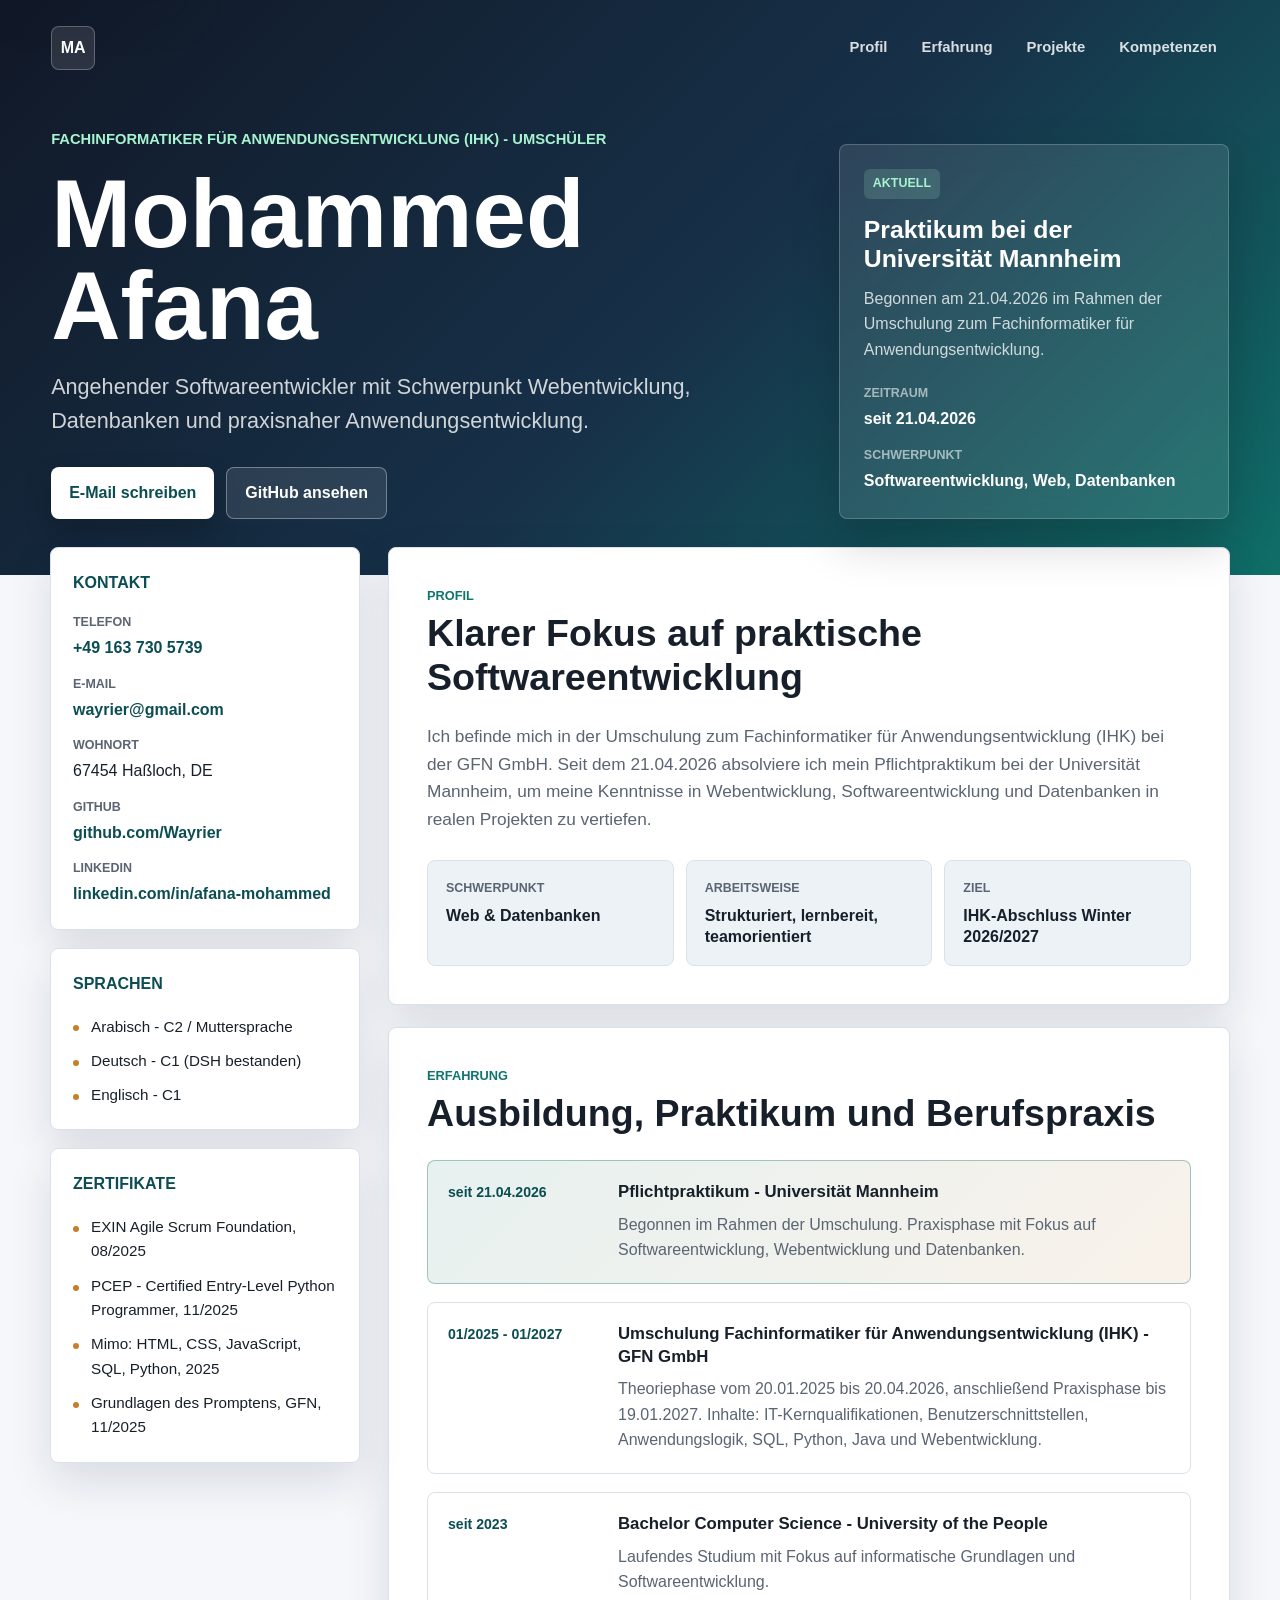
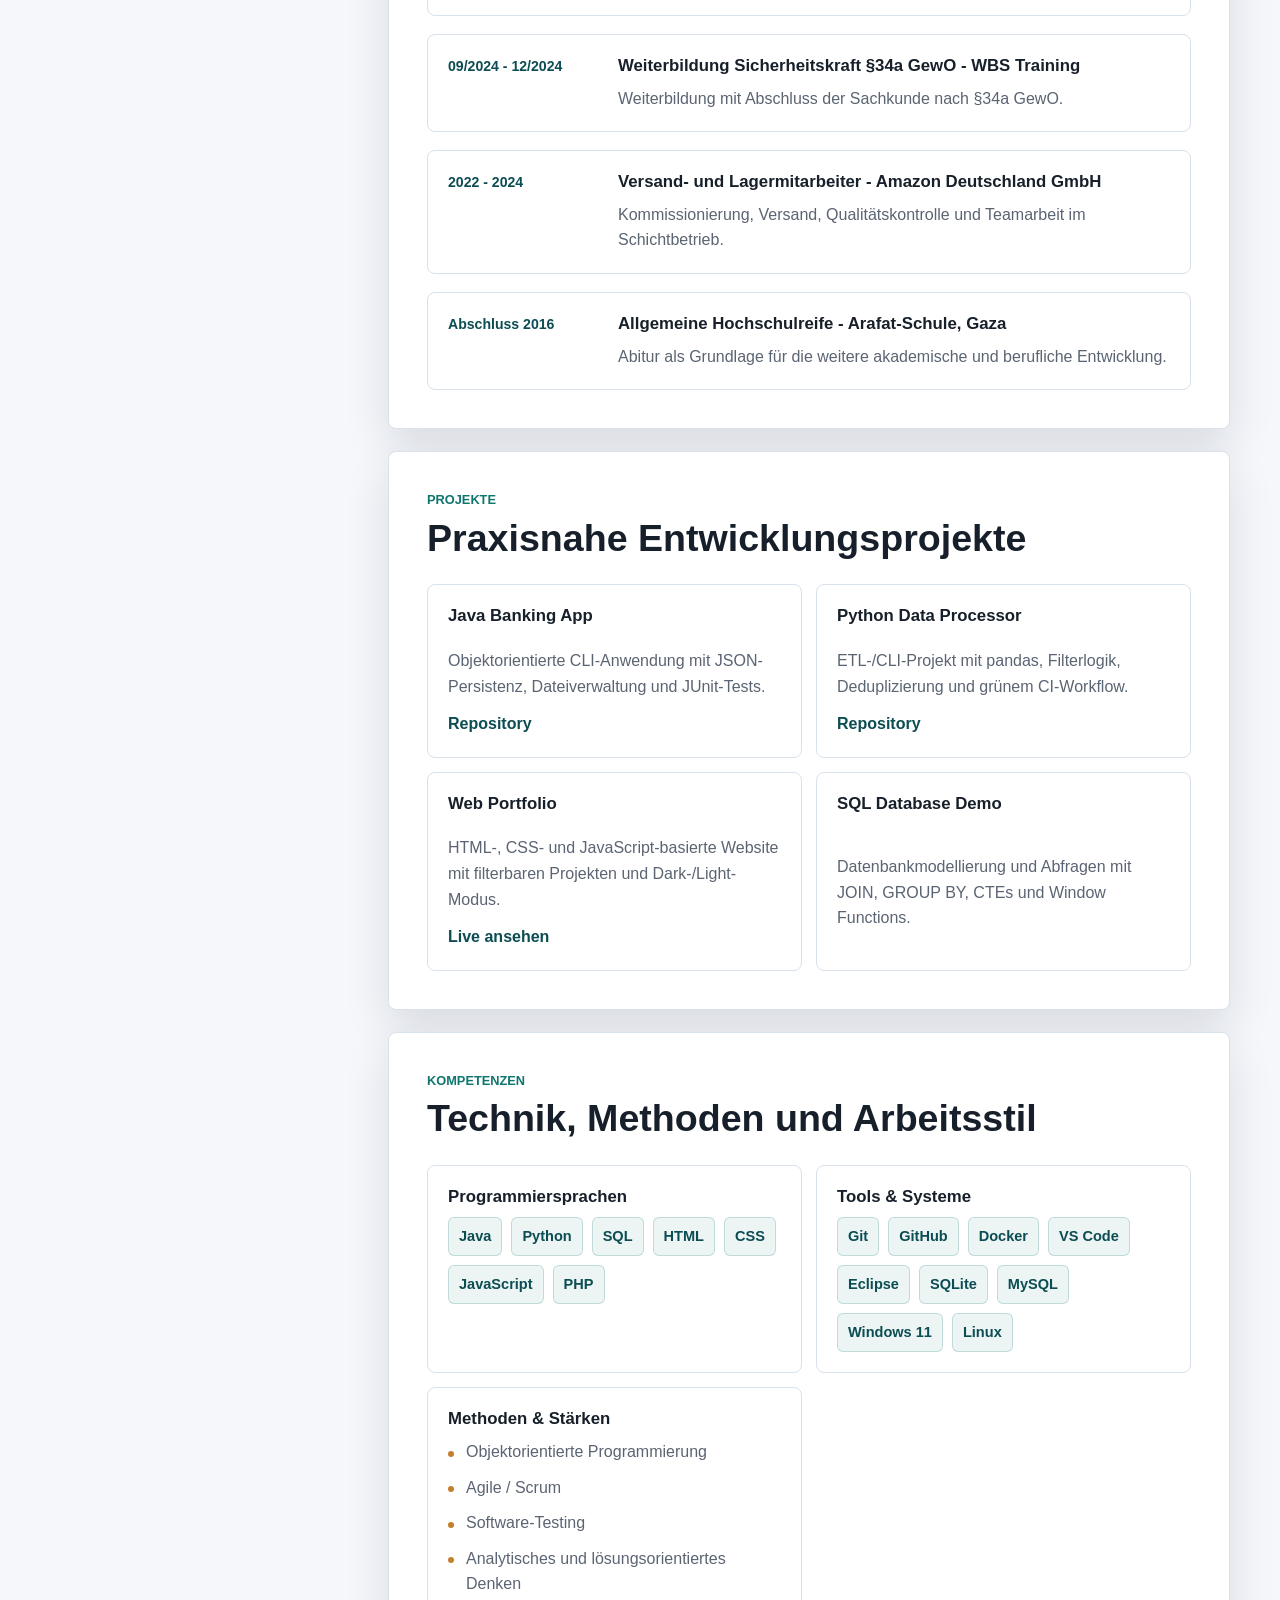
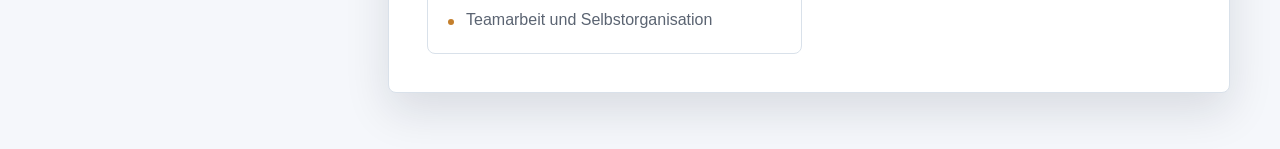
<file: index.html>
<!doctype html>
<html lang="de">
<head>
  <meta charset="utf-8">
  <meta name="viewport" content="width=device-width, initial-scale=1">
  <!-- Ich leite die Startseite sofort auf den Online-Lebenslauf weiter. -->
  <meta http-equiv="refresh" content="0; url=lebenslauf.html">
  <meta name="description" content="Online-Lebenslauf von Mohammed Afana, Fachinformatiker für Anwendungsentwicklung.">
  <title>Mohammed Afana | Online-Lebenslauf</title>
  <link rel="canonical" href="lebenslauf.html">
  <style>
    /* Ich gestalte die kurze Fallback-Seite als zentrierte Hinweis-Karte. */
    body {
      display: grid;
      min-height: 100vh;
      place-items: center;
      margin: 0;
      background: #f5f7fb;
      color: #17202a;
      font-family: system-ui, -apple-system, "Segoe UI", Arial, sans-serif;
    }

    main {
      width: min(520px, calc(100% - 32px));
      padding: 28px;
      border: 1px solid #d9e1ea;
      border-radius: 8px;
      background: #fff;
      box-shadow: 0 18px 45px rgba(15, 23, 42, 0.12);
      text-align: center;
    }

    a {
      color: #0b4d52;
      font-weight: 800;
    }
  </style>
  <script>
    // Ich ersetze die URL, damit Besucher direkt beim Lebenslauf landen.
    window.location.replace("lebenslauf.html");
  </script>
</head>
<body>
  <main>
    <!-- Ich zeige diesen Hinweis nur, falls die automatische Weiterleitung nicht greift. -->
    <h1>Online-Lebenslauf wird geöffnet</h1>
    <p>Falls die Weiterleitung nicht automatisch startet: <a href="lebenslauf.html">Lebenslauf öffnen</a>.</p>
  </main>
</body>
</html>
</file>
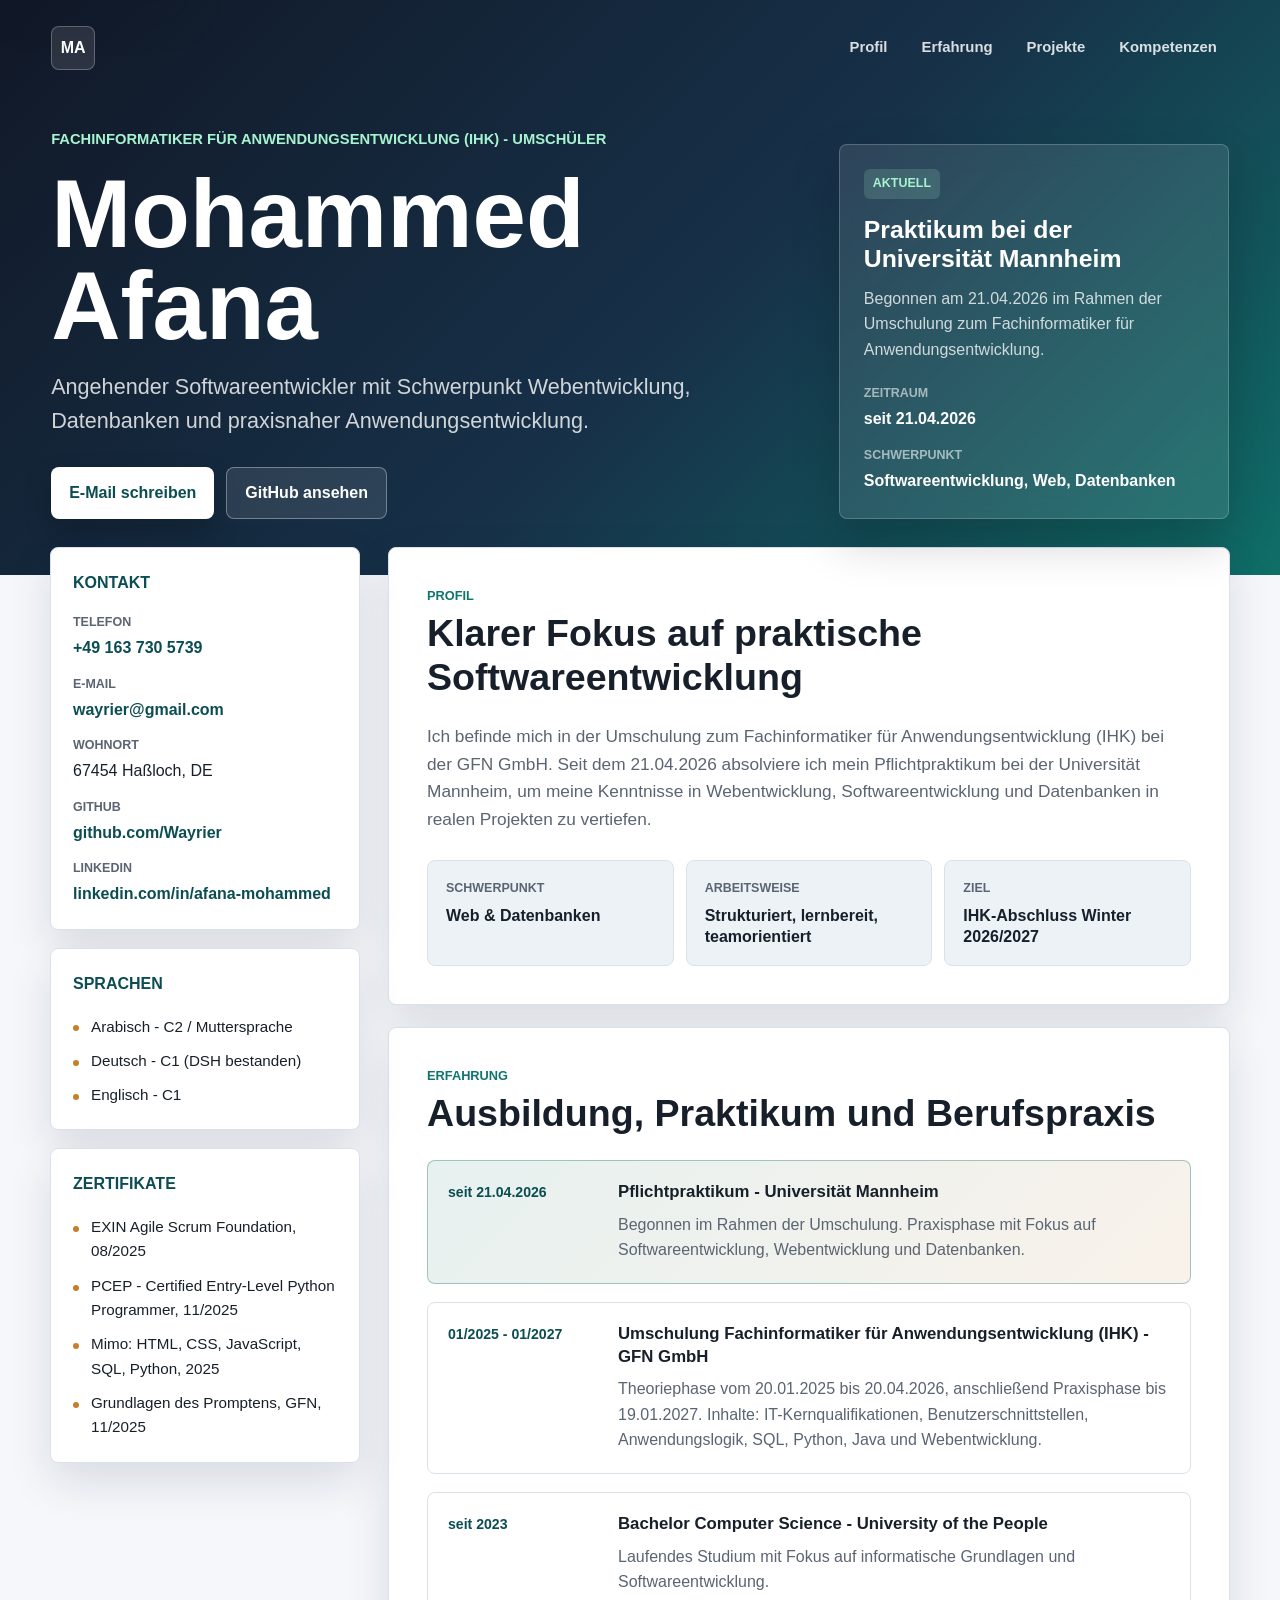
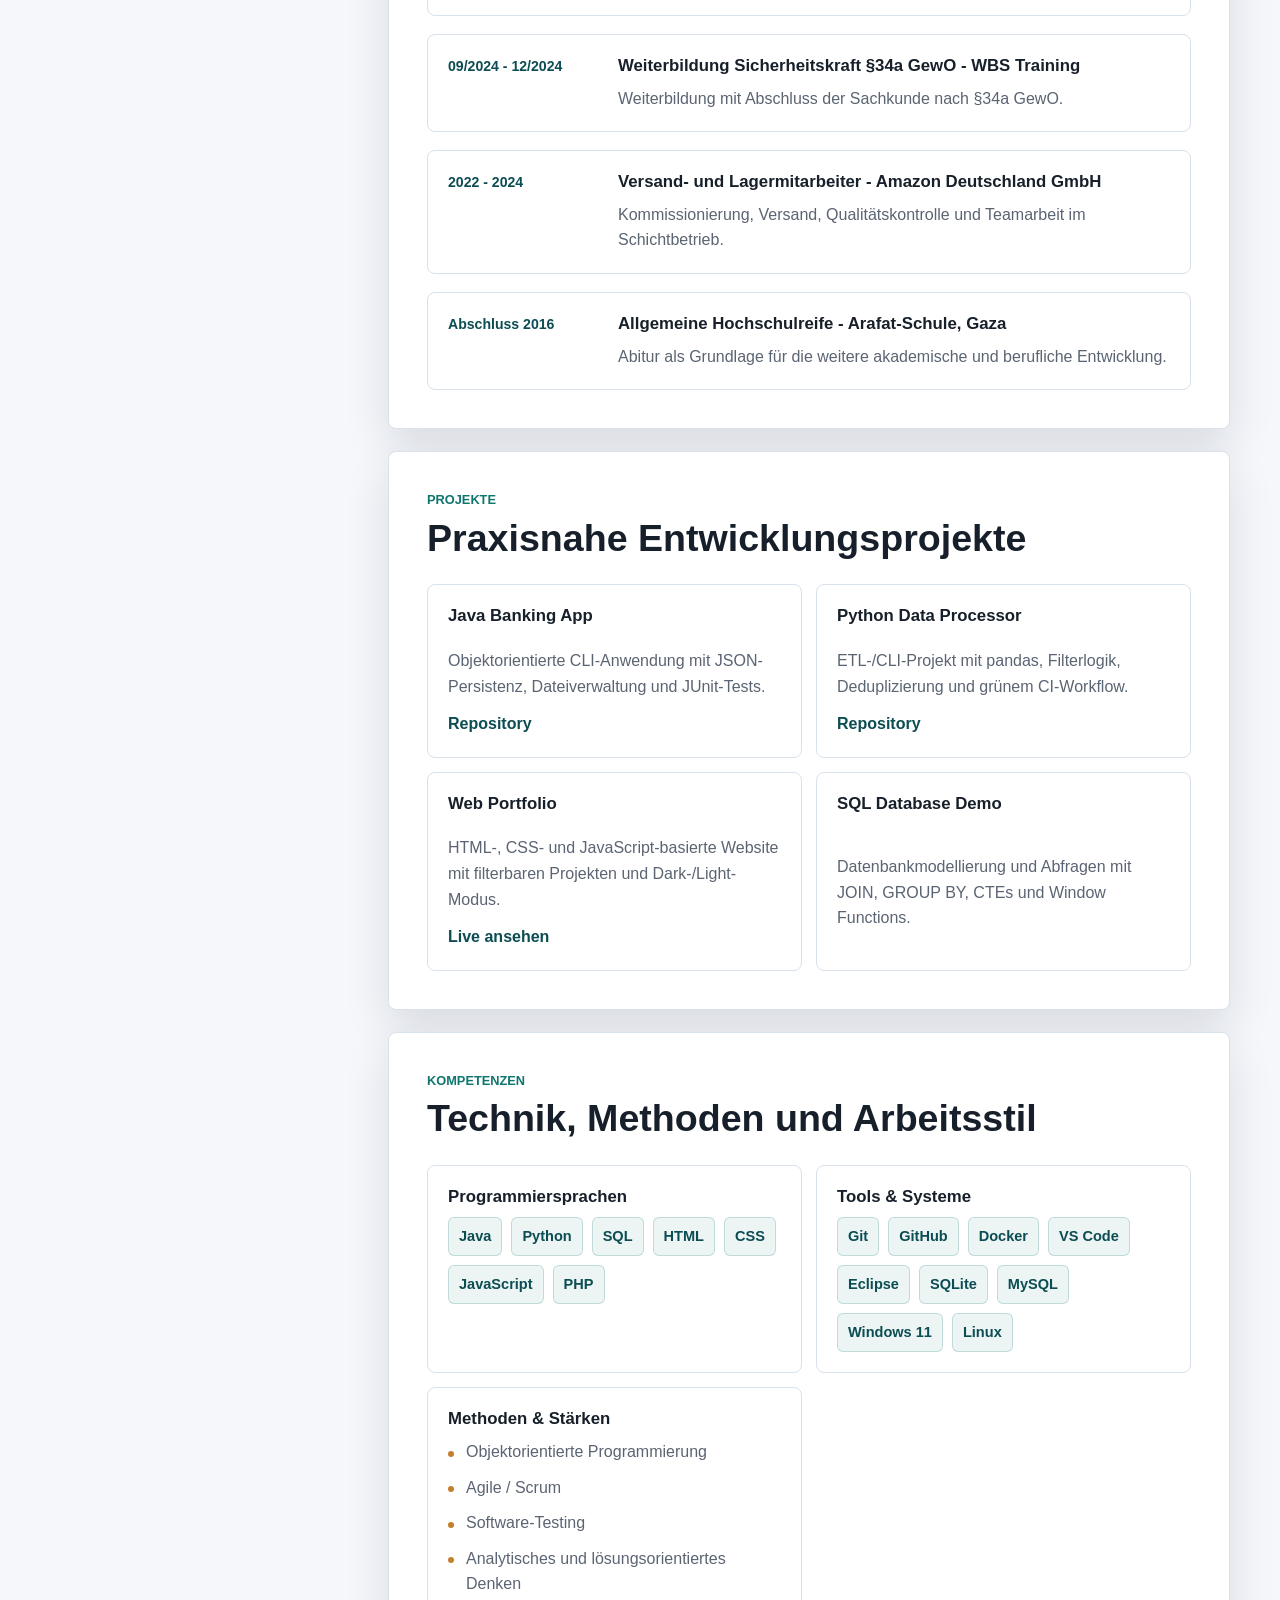
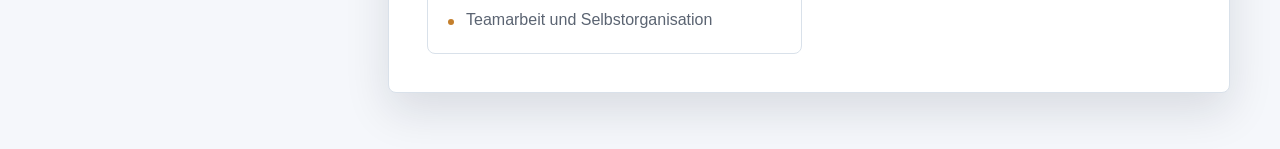
<file: lebenslauf.html>
<!DOCTYPE html>
<html lang="de">
<head>
    <meta charset="utf-8">
    <meta name="viewport" content="width=device-width, initial-scale=1.0">
    <meta name="description" content="Moderner Lebenslauf von Mohammed Afana, angehender Fachinformatiker für Anwendungsentwicklung.">
    <title>Lebenslauf | Mohammed Afana</title>
    <link rel="stylesheet" href="lebenslauf.css">
</head>
<body>
    <!-- Ich biete Tastatur-Nutzern einen direkten Sprung zum Inhalt an. -->
    <a class="skip-link" href="#inhalt">Zum Inhalt springen</a>

    <!-- Ich zeige oben Name, Kurzprofil, Kontaktaktionen und die aktuelle Praktikumsstation. -->
    <header class="hero">
        <nav class="topbar" aria-label="Hauptnavigation">
            <a class="brand" href="#profil" aria-label="Mohammed Afana">
                <span>MA</span>
            </a>
            <ul>
                <li><a href="#profil">Profil</a></li>
                <li><a href="#erfahrung">Erfahrung</a></li>
                <li><a href="#projekte">Projekte</a></li>
                <li><a href="#kompetenzen">Kompetenzen</a></li>
            </ul>
        </nav>

        <div class="hero-grid">
            <div class="hero-copy">
                <p class="role">Fachinformatiker für Anwendungsentwicklung (IHK) - Umschüler</p>
                <h1>Mohammed Afana</h1>
                <p class="hero-text">
                    Angehender Softwareentwickler mit Schwerpunkt Webentwicklung, Datenbanken
                    und praxisnaher Anwendungsentwicklung.
                </p>
                <div class="hero-actions" aria-label="Kontaktaktionen">
                    <a class="button primary" href="mailto:wayrier@gmail.com">E-Mail schreiben</a>
                    <a class="button secondary" href="https://github.com/Wayrier" target="_blank" rel="noreferrer">GitHub ansehen</a>
                </div>
            </div>

            <aside class="current-status" aria-label="Aktuelle Station">
                <span class="status-label">Aktuell</span>
                <h2>Praktikum bei der Universität Mannheim</h2>
                <p>Begonnen am 21.04.2026 im Rahmen der Umschulung zum Fachinformatiker für Anwendungsentwicklung.</p>
                <dl>
                    <div>
                        <dt>Zeitraum</dt>
                        <dd>seit 21.04.2026</dd>
                    </div>
                    <div>
                        <dt>Schwerpunkt</dt>
                        <dd>Softwareentwicklung, Web, Datenbanken</dd>
                    </div>
                </dl>
            </aside>
        </div>
    </header>

    <main id="inhalt" class="page-shell">
        <!-- Ich halte Kontakt, Sprachen und Zertifikate in einer kompakten Seitenleiste. -->
        <aside class="sidebar" aria-label="Kurzprofil und Kontakt">
            <section class="panel" id="kontakt">
                <h2>Kontakt</h2>
                <ul class="contact-list">
                    <li><span>Telefon</span><a href="tel:+491637305739">+49 163 730 5739</a></li>
                    <li><span>E-Mail</span><a href="mailto:wayrier@gmail.com">wayrier@gmail.com</a></li>
                    <li><span>Wohnort</span>67454 Haßloch, DE</li>
                    <li><span>GitHub</span><a href="https://github.com/Wayrier" target="_blank" rel="noreferrer">github.com/Wayrier</a></li>
                    <li><span>LinkedIn</span><a href="https://linkedin.com/in/afana-mohammed" target="_blank" rel="noreferrer">linkedin.com/in/afana-mohammed</a></li>
                </ul>
            </section>

            <section class="panel" id="sprachen">
                <h2>Sprachen</h2>
                <ul class="skill-list compact">
                    <li>Arabisch - C2 / Muttersprache</li>
                    <li>Deutsch - C1 (DSH bestanden)</li>
                    <li>Englisch - C1</li>
                </ul>
            </section>

            <section class="panel" id="zertifikate">
                <h2>Zertifikate</h2>
                <ul class="skill-list compact">
                    <li>EXIN Agile Scrum Foundation, 08/2025</li>
                    <li>PCEP - Certified Entry-Level Python Programmer, 11/2025</li>
                    <li>Mimo: HTML, CSS, JavaScript, SQL, Python, 2025</li>
                    <li>Grundlagen des Promptens, GFN, 11/2025</li>
                </ul>
            </section>
        </aside>

        <div class="content">
            <!-- Ich beschreibe hier mein Profil und die wichtigsten Eckdaten. -->
            <section class="section-block" id="profil">
                <div class="section-heading">
                    <p>Profil</p>
                    <h2>Klarer Fokus auf praktische Softwareentwicklung</h2>
                </div>
                <p class="lead">
                    Ich befinde mich in der Umschulung zum Fachinformatiker für Anwendungsentwicklung
                    (IHK) bei der GFN GmbH. Seit dem 21.04.2026 absolviere ich mein Pflichtpraktikum
                    bei der Universität Mannheim, um meine Kenntnisse in Webentwicklung, Softwareentwicklung
                    und Datenbanken in realen Projekten zu vertiefen.
                </p>
                <div class="highlight-grid">
                    <article>
                        <span>Schwerpunkt</span>
                        <strong>Web & Datenbanken</strong>
                    </article>
                    <article>
                        <span>Arbeitsweise</span>
                        <strong>Strukturiert, lernbereit, teamorientiert</strong>
                    </article>
                    <article>
                        <span>Ziel</span>
                        <strong>IHK-Abschluss Winter 2026/2027</strong>
                    </article>
                </div>
            </section>

            <!-- Ich liste Ausbildung, Praktikum und Berufserfahrung als Timeline. -->
            <section class="section-block" id="erfahrung">
                <div class="section-heading">
                    <p>Erfahrung</p>
                    <h2>Ausbildung, Praktikum und Berufspraxis</h2>
                </div>

                <div class="timeline">
                    <article class="timeline-item featured">
                        <time datetime="2026-04-21">seit 21.04.2026</time>
                        <div>
                            <h3>Pflichtpraktikum - Universität Mannheim</h3>
                            <p>Begonnen im Rahmen der Umschulung. Praxisphase mit Fokus auf Softwareentwicklung, Webentwicklung und Datenbanken.</p>
                        </div>
                    </article>

                    <article class="timeline-item">
                        <time datetime="2025-01">01/2025 - 01/2027</time>
                        <div>
                            <h3>Umschulung Fachinformatiker für Anwendungsentwicklung (IHK) - GFN GmbH</h3>
                            <p>Theoriephase vom 20.01.2025 bis 20.04.2026, anschließend Praxisphase bis 19.01.2027. Inhalte: IT-Kernqualifikationen, Benutzerschnittstellen, Anwendungslogik, SQL, Python, Java und Webentwicklung.</p>
                        </div>
                    </article>

                    <article class="timeline-item">
                        <time datetime="2023">seit 2023</time>
                        <div>
                            <h3>Bachelor Computer Science - University of the People</h3>
                            <p>Laufendes Studium mit Fokus auf informatische Grundlagen und Softwareentwicklung.</p>
                        </div>
                    </article>

                    <article class="timeline-item">
                        <time datetime="2024-09">09/2024 - 12/2024</time>
                        <div>
                            <h3>Weiterbildung Sicherheitskraft §34a GewO - WBS Training</h3>
                            <p>Weiterbildung mit Abschluss der Sachkunde nach §34a GewO.</p>
                        </div>
                    </article>

                    <article class="timeline-item">
                        <time datetime="2022">2022 - 2024</time>
                        <div>
                            <h3>Versand- und Lagermitarbeiter - Amazon Deutschland GmbH</h3>
                            <p>Kommissionierung, Versand, Qualitätskontrolle und Teamarbeit im Schichtbetrieb.</p>
                        </div>
                    </article>

                    <article class="timeline-item">
                        <time datetime="2016">Abschluss 2016</time>
                        <div>
                            <h3>Allgemeine Hochschulreife - Arafat-Schule, Gaza</h3>
                            <p>Abitur als Grundlage für die weitere akademische und berufliche Entwicklung.</p>
                        </div>
                    </article>
                </div>
            </section>

            <!-- Ich zeige ausgewaehlte Projekte mit passenden Links. -->
            <section class="section-block" id="projekte">
                <div class="section-heading">
                    <p>Projekte</p>
                    <h2>Praxisnahe Entwicklungsprojekte</h2>
                </div>

                <div class="project-grid">
                    <article class="project-card">
                        <h3>Java Banking App</h3>
                        <p>Objektorientierte CLI-Anwendung mit JSON-Persistenz, Dateiverwaltung und JUnit-Tests.</p>
                        <a href="https://github.com/Wayrier/java-banking-app" target="_blank" rel="noreferrer">Repository</a>
                    </article>

                    <article class="project-card">
                        <h3>Python Data Processor</h3>
                        <p>ETL-/CLI-Projekt mit pandas, Filterlogik, Deduplizierung und grünem CI-Workflow.</p>
                        <a href="https://github.com/Wayrier/Python-Data-Processor" target="_blank" rel="noreferrer">Repository</a>
                    </article>

                    <article class="project-card">
                        <h3>Web Portfolio</h3>
                        <p>HTML-, CSS- und JavaScript-basierte Website mit filterbaren Projekten und Dark-/Light-Modus.</p>
                        <a href="https://wayrier.github.io/Web-Project" target="_blank" rel="noreferrer">Live ansehen</a>
                    </article>

                    <article class="project-card">
                        <h3>SQL Database Demo</h3>
                        <p>Datenbankmodellierung und Abfragen mit JOIN, GROUP BY, CTEs und Window Functions.</p>
                    </article>
                </div>
            </section>

            <!-- Ich fasse meine technischen Kompetenzen in Gruppen zusammen. -->
            <section class="section-block" id="kompetenzen">
                <div class="section-heading">
                    <p>Kompetenzen</p>
                    <h2>Technik, Methoden und Arbeitsstil</h2>
                </div>

                <div class="competency-grid">
                    <article>
                        <h3>Programmiersprachen</h3>
                        <ul class="tag-list">
                            <li>Java</li>
                            <li>Python</li>
                            <li>SQL</li>
                            <li>HTML</li>
                            <li>CSS</li>
                            <li>JavaScript</li>
                            <li>PHP</li>
                        </ul>
                    </article>

                    <article>
                        <h3>Tools & Systeme</h3>
                        <ul class="tag-list">
                            <li>Git</li>
                            <li>GitHub</li>
                            <li>Docker</li>
                            <li>VS Code</li>
                            <li>Eclipse</li>
                            <li>SQLite</li>
                            <li>MySQL</li>
                            <li>Windows 11</li>
                            <li>Linux</li>
                        </ul>
                    </article>

                    <article>
                        <h3>Methoden & Stärken</h3>
                        <ul class="skill-list">
                            <li>Objektorientierte Programmierung</li>
                            <li>Agile / Scrum</li>
                            <li>Software-Testing</li>
                            <li>Analytisches und lösungsorientiertes Denken</li>
                            <li>Teamarbeit und Selbstorganisation</li>
                        </ul>
                    </article>
                </div>
            </section>
        </div>
    </main>
</body>
</html>
</file>
<file: lebenslauf.css>
:root {
    /* Ich sammle zentrale Farben und Schatten, damit das Design konsistent bleibt. */
    --bg: #f5f7fb;
    --surface: #ffffff;
    --surface-muted: #edf2f7;
    --ink: #17202a;
    --muted: #5b6472;
    --line: #d9e1ea;
    --accent: #0f766e;
    --accent-dark: #0b4d52;
    --accent-warm: #c47f2c;
    --hero: #111827;
    --hero-soft: #17324a;
    --shadow: 0 18px 45px rgba(15, 23, 42, 0.12);
}

* {
    /* Ich rechne Padding und Border in die Elementbreite ein. */
    box-sizing: border-box;
}

html {
    scroll-behavior: smooth;
}

body {
    /* Ich setze die Grundflaeche, Schrift und den hellen Seitenhintergrund. */
    min-width: 320px;
    margin: 0;
    background:
        linear-gradient(180deg, rgba(15, 118, 110, 0.08), rgba(245, 247, 251, 0) 380px),
        var(--bg);
    color: var(--ink);
    font-family: "Segoe UI", Arial, sans-serif;
    line-height: 1.6;
}

a {
    color: inherit;
}

.skip-link {
    /* Ich verstecke den Sprunglink optisch, mache ihn bei Fokus aber sichtbar. */
    position: absolute;
    left: 16px;
    top: -48px;
    z-index: 10;
    padding: 10px 14px;
    border-radius: 6px;
    background: var(--surface);
    color: var(--ink);
    text-decoration: none;
    box-shadow: var(--shadow);
    transition: top 160ms ease;
}

.skip-link:focus {
    top: 16px;
}

.hero {
    /* Ich baue den oberen Bereich als starken Einstieg mit dunklem Verlauf. */
    background:
        linear-gradient(135deg, rgba(17, 24, 39, 0.98), rgba(23, 50, 74, 0.96) 55%, rgba(15, 118, 110, 0.92)),
        var(--hero);
    color: #fff;
    padding: 26px clamp(18px, 4vw, 54px) 56px;
}

.topbar {
    display: flex;
    align-items: center;
    justify-content: space-between;
    gap: 24px;
    max-width: 1180px;
    margin: 0 auto 58px;
}

.brand {
    display: inline-flex;
    width: 44px;
    height: 44px;
    align-items: center;
    justify-content: center;
    border: 1px solid rgba(255, 255, 255, 0.26);
    border-radius: 8px;
    background: rgba(255, 255, 255, 0.11);
    color: #fff;
    font-weight: 800;
    letter-spacing: 0;
    text-decoration: none;
}

.topbar ul {
    display: flex;
    flex-wrap: wrap;
    justify-content: flex-end;
    gap: 10px;
    padding: 0;
    margin: 0;
    list-style: none;
}

.topbar a:not(.brand) {
    display: inline-flex;
    min-height: 38px;
    align-items: center;
    padding: 8px 12px;
    border-radius: 8px;
    color: rgba(255, 255, 255, 0.84);
    font-size: 0.93rem;
    font-weight: 600;
    text-decoration: none;
}

.topbar a:not(.brand):hover,
.topbar a:not(.brand):focus-visible {
    background: rgba(255, 255, 255, 0.12);
    color: #fff;
    outline: none;
}

.hero-grid {
    /* Ich teile den Hero in Textbereich und aktuelle Statuskarte. */
    display: grid;
    grid-template-columns: minmax(0, 1fr) minmax(300px, 390px);
    gap: clamp(28px, 6vw, 72px);
    align-items: end;
    max-width: 1180px;
    margin: 0 auto;
}

.role {
    margin: 0 0 16px;
    color: #a7f3d0;
    font-size: 0.92rem;
    font-weight: 700;
    text-transform: uppercase;
}

h1,
h2,
h3,
p {
    margin-top: 0;
}

h1 {
    max-width: 780px;
    margin-bottom: 18px;
    font-size: clamp(3rem, 8vw, 6rem);
    line-height: 0.96;
    letter-spacing: 0;
}

.hero-text {
    max-width: 690px;
    margin-bottom: 28px;
    color: rgba(255, 255, 255, 0.8);
    font-size: clamp(1.05rem, 2vw, 1.35rem);
}

.hero-actions {
    display: flex;
    flex-wrap: wrap;
    gap: 12px;
}

.button {
    display: inline-flex;
    min-height: 46px;
    align-items: center;
    justify-content: center;
    padding: 12px 18px;
    border-radius: 8px;
    font-weight: 750;
    text-decoration: none;
    transition: transform 160ms ease, box-shadow 160ms ease, background 160ms ease;
}

.button:hover,
.button:focus-visible {
    transform: translateY(-2px);
    outline: none;
}

.button.primary {
    background: #ffffff;
    color: var(--accent-dark);
    box-shadow: 0 12px 28px rgba(0, 0, 0, 0.2);
}

.button.secondary {
    border: 1px solid rgba(255, 255, 255, 0.34);
    background: rgba(255, 255, 255, 0.1);
    color: #fff;
}

.current-status {
    /* Ich hebe die aktuelle Praktikumsstation als eigene Karte hervor. */
    padding: 24px;
    border: 1px solid rgba(255, 255, 255, 0.2);
    border-radius: 8px;
    background: rgba(255, 255, 255, 0.1);
    box-shadow: 0 22px 50px rgba(0, 0, 0, 0.2);
    backdrop-filter: blur(12px);
}

.status-label {
    display: inline-flex;
    margin-bottom: 16px;
    padding: 5px 9px;
    border-radius: 6px;
    background: rgba(167, 243, 208, 0.16);
    color: #a7f3d0;
    font-size: 0.78rem;
    font-weight: 800;
    text-transform: uppercase;
}

.current-status h2 {
    margin-bottom: 12px;
    font-size: 1.55rem;
    line-height: 1.18;
}

.current-status p {
    margin-bottom: 22px;
    color: rgba(255, 255, 255, 0.78);
}

.current-status dl {
    display: grid;
    gap: 14px;
    margin: 0;
}

.current-status div {
    display: grid;
    gap: 2px;
}

.current-status dt {
    color: rgba(255, 255, 255, 0.58);
    font-size: 0.78rem;
    font-weight: 700;
    text-transform: uppercase;
}

.current-status dd {
    margin: 0;
    color: #fff;
    font-weight: 700;
}

.page-shell {
    /* Ich lege den Hauptbereich als Seitenleiste plus Inhaltsspalte an. */
    display: grid;
    grid-template-columns: 310px minmax(0, 1fr);
    gap: 28px;
    width: min(1180px, calc(100% - 36px));
    margin: -28px auto 56px;
    align-items: start;
}

.sidebar {
    /* Ich lasse die Seitenleiste auf grossen Bildschirmen beim Scrollen sichtbar. */
    display: grid;
    gap: 18px;
    position: sticky;
    top: 18px;
}

.panel,
.section-block {
    border: 1px solid var(--line);
    border-radius: 8px;
    background: var(--surface);
    box-shadow: var(--shadow);
}

.panel {
    padding: 22px;
}

.panel h2 {
    margin-bottom: 18px;
    color: var(--accent-dark);
    font-size: 1rem;
    text-transform: uppercase;
}

.contact-list,
.skill-list,
.tag-list {
    /* Ich entferne Standardlisten-Stile und steuere die Listen selbst. */
    padding: 0;
    margin: 0;
    list-style: none;
}

.contact-list {
    display: grid;
    gap: 14px;
}

.contact-list li {
    display: grid;
    gap: 2px;
    color: var(--ink);
    overflow-wrap: anywhere;
}

.contact-list span {
    color: var(--muted);
    font-size: 0.78rem;
    font-weight: 750;
    text-transform: uppercase;
}

.contact-list a,
.project-card a {
    color: var(--accent-dark);
    font-weight: 750;
    text-decoration: none;
}

.contact-list a:hover,
.project-card a:hover {
    color: var(--accent);
    text-decoration: underline;
}

.skill-list {
    display: grid;
    gap: 10px;
}

.skill-list li {
    position: relative;
    padding-left: 18px;
    color: var(--muted);
}

.skill-list li::before {
    content: "";
    position: absolute;
    left: 0;
    top: 0.72em;
    width: 6px;
    height: 6px;
    border-radius: 50%;
    background: var(--accent-warm);
}

.skill-list.compact li {
    color: var(--ink);
    font-size: 0.95rem;
}

.content {
    display: grid;
    gap: 22px;
}

.section-block {
    padding: clamp(24px, 4vw, 38px);
}

.section-heading {
    display: grid;
    gap: 6px;
    margin-bottom: 24px;
}

.section-heading p {
    margin: 0;
    color: var(--accent);
    font-size: 0.8rem;
    font-weight: 850;
    text-transform: uppercase;
}

.section-heading h2 {
    margin: 0;
    color: var(--ink);
    font-size: clamp(1.65rem, 3vw, 2.35rem);
    line-height: 1.16;
}

.lead {
    max-width: 820px;
    color: var(--muted);
    font-size: 1.08rem;
}

.highlight-grid {
    display: grid;
    grid-template-columns: repeat(3, minmax(0, 1fr));
    gap: 12px;
    margin-top: 26px;
}

.highlight-grid article {
    padding: 18px;
    border: 1px solid var(--line);
    border-radius: 8px;
    background: var(--surface-muted);
}

.highlight-grid span {
    display: block;
    margin-bottom: 6px;
    color: var(--muted);
    font-size: 0.78rem;
    font-weight: 800;
    text-transform: uppercase;
}

.highlight-grid strong {
    display: block;
    line-height: 1.32;
}

.timeline {
    /* Ich ordne die Stationen untereinander als klare Timeline. */
    display: grid;
    gap: 18px;
}

.timeline-item {
    display: grid;
    grid-template-columns: 150px minmax(0, 1fr);
    gap: 20px;
    padding: 20px;
    border: 1px solid var(--line);
    border-radius: 8px;
    background: #fff;
}

.timeline-item.featured {
    border-color: rgba(15, 118, 110, 0.36);
    background: linear-gradient(135deg, rgba(15, 118, 110, 0.1), rgba(196, 127, 44, 0.1));
}

.timeline-item time {
    color: var(--accent-dark);
    font-size: 0.88rem;
    font-weight: 850;
}

.timeline-item h3,
.project-card h3,
.competency-grid h3 {
    margin-bottom: 8px;
    color: var(--ink);
    font-size: 1.05rem;
    line-height: 1.35;
}

.timeline-item p,
.project-card p {
    margin-bottom: 0;
    color: var(--muted);
}

.project-grid,
.competency-grid {
    /* Ich nutze responsive Kartenraster fuer Projekte und Kompetenzen. */
    display: grid;
    grid-template-columns: repeat(2, minmax(0, 1fr));
    gap: 14px;
}

.project-card,
.competency-grid article {
    padding: 20px;
    border: 1px solid var(--line);
    border-radius: 8px;
    background: var(--surface);
}

.project-card {
    display: grid;
    gap: 12px;
}

.tag-list {
    display: flex;
    flex-wrap: wrap;
    gap: 9px;
}

.tag-list li {
    padding: 7px 10px;
    border: 1px solid rgba(15, 118, 110, 0.2);
    border-radius: 6px;
    background: rgba(15, 118, 110, 0.08);
    color: var(--accent-dark);
    font-size: 0.91rem;
    font-weight: 750;
}

@media (max-width: 920px) {
    /* Ich stapel Layoutspalten auf Tablets untereinander. */
    .hero-grid,
    .page-shell {
        grid-template-columns: 1fr;
    }

    .topbar {
        align-items: flex-start;
        margin-bottom: 42px;
    }

    .sidebar {
        position: static;
        grid-template-columns: repeat(3, minmax(0, 1fr));
    }
}

@media (max-width: 720px) {
    /* Ich optimiere Navigation, Buttons und Karten fuer Smartphone-Breiten. */
    .hero {
        padding-bottom: 42px;
    }

    .topbar,
    .hero-actions {
        align-items: stretch;
    }

    .topbar {
        flex-direction: column;
    }

    .topbar ul {
        justify-content: flex-start;
    }

    .button {
        width: 100%;
    }

    .page-shell {
        width: min(100% - 24px, 1180px);
        margin-top: -18px;
    }

    .sidebar,
    .highlight-grid,
    .project-grid,
    .competency-grid {
        grid-template-columns: 1fr;
    }

    .timeline-item {
        grid-template-columns: 1fr;
        gap: 10px;
    }
}

@media (max-width: 460px) {
    h1 {
        font-size: 2.55rem;
    }

    .hero {
        padding-left: 14px;
        padding-right: 14px;
    }

    .topbar ul {
        gap: 6px;
    }

    .topbar a:not(.brand) {
        padding: 8px 9px;
        font-size: 0.86rem;
    }

    .current-status,
    .panel,
    .section-block,
    .timeline-item,
    .project-card,
    .competency-grid article {
        padding: 18px;
    }
}

@media print {
    /* Ich reduziere Schatten und Navigation fuer einen sauberen Druck. */
    body {
        background: #fff;
        color: #000;
    }

    .skip-link,
    .topbar,
    .hero-actions {
        display: none;
    }

    .hero {
        padding: 28px 0;
        background: #fff;
        color: #000;
    }

    .hero-grid,
    .page-shell,
    .sidebar,
    .project-grid,
    .competency-grid,
    .highlight-grid {
        display: block;
    }

    .page-shell {
        width: 100%;
        margin: 0;
    }

    .panel,
    .section-block,
    .current-status,
    .timeline-item,
    .project-card,
    .competency-grid article,
    .highlight-grid article {
        box-shadow: none;
        break-inside: avoid;
    }
}
</file>
